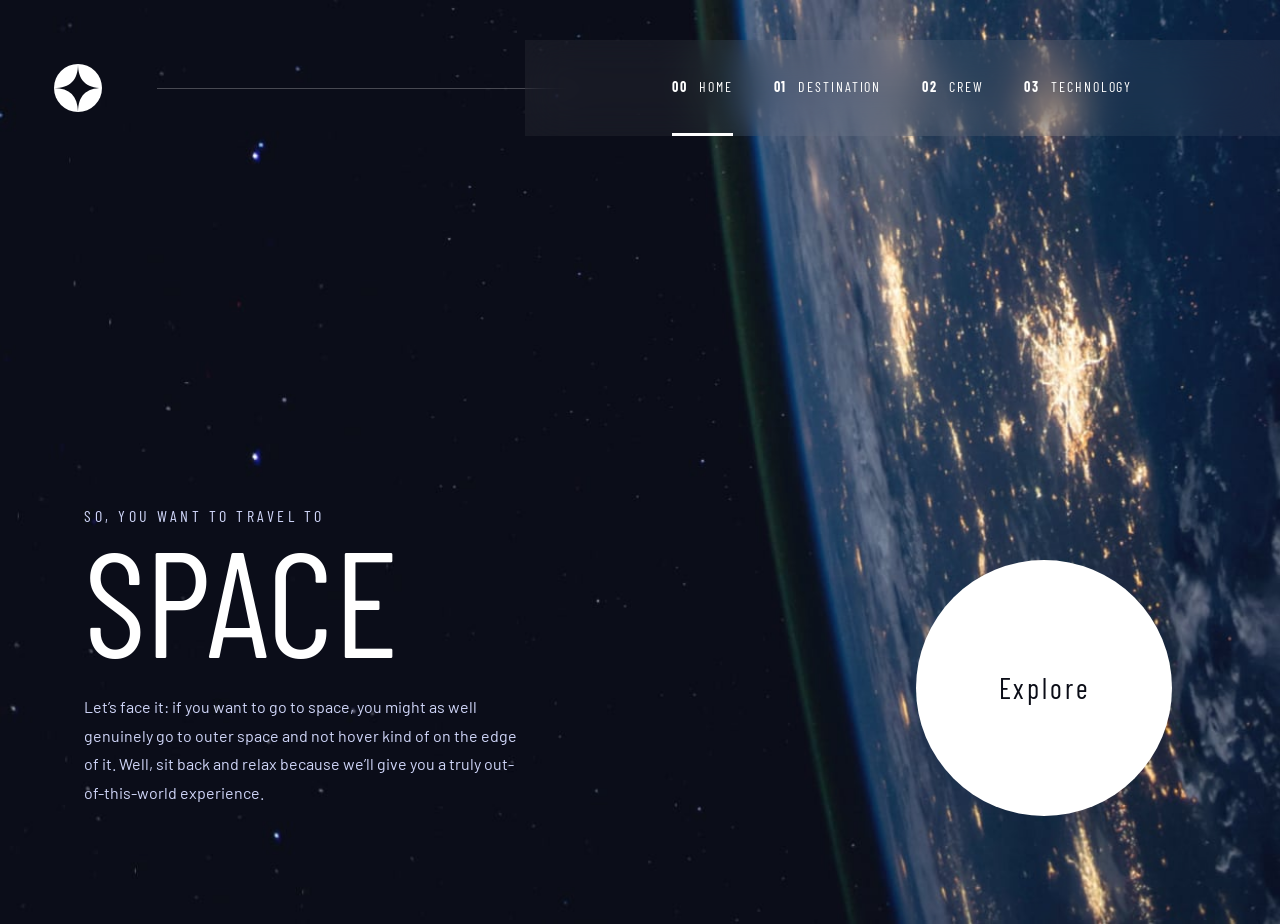
<file: space-tourism-website-main/starter-code/index.html>
<!doctype html>
<html lang="en">
<head>
  <meta charset="UTF-8">
  <meta name="viewport" content="width=device-width, initial-scale=1">
  <meta name="description" content="Discover a new perspective with an out-of-this-world space tourism experience.">
  <link rel="icon" type="image/png" sizes="32x32" href="./assets/favicon-32x32.png">
  <link rel="preconnect" href="https://fonts.googleapis.com">
  <link rel="preconnect" href="https://fonts.gstatic.com" crossorigin>
  <link href="https://fonts.googleapis.com/css2?family=Barlow+Condensed:wght@400;500;600;700&family=Barlow:wght@400;500&display=swap" rel="stylesheet">
  <link rel="stylesheet" href="style.css">
  <title>Space tourism | Explore</title>
</head>
<body data-page="home">
  <div id="app"><p class="load-error">Loading your space tourism experience…</p></div>
  <noscript>This interactive space tourism website needs JavaScript enabled.</noscript>
  <script src="index.js" defer></script>
</body>
</html>
</file>
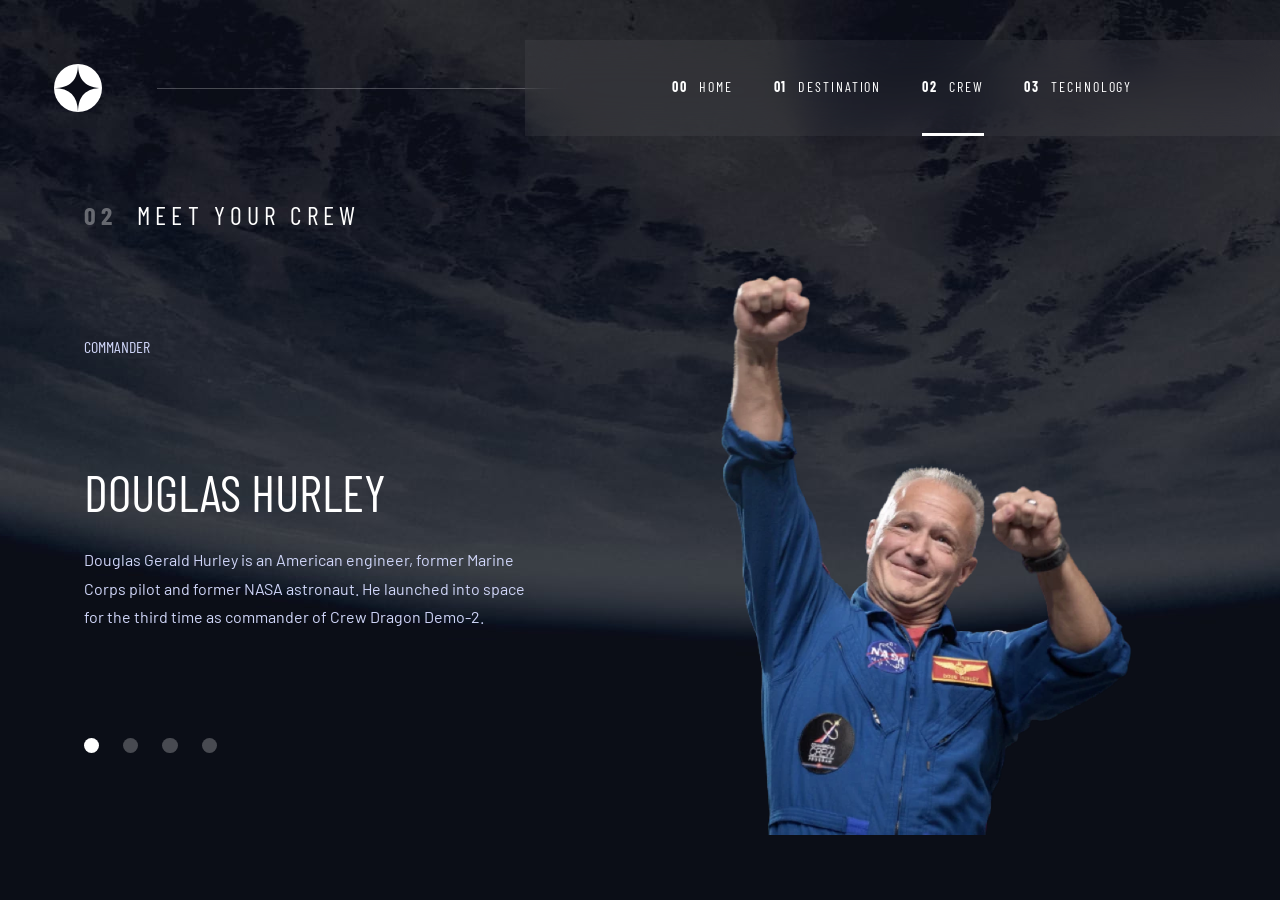
<file: space-tourism-website-main/starter-code/crew-commander.html>
<!doctype html>
<html lang="en">
<head>
  <meta charset="UTF-8">
  <meta name="viewport" content="width=device-width, initial-scale=1">
  <meta name="description" content="Meet Douglas Hurley, commander of the space tourism crew.">
  <link rel="icon" type="image/png" sizes="32x32" href="./assets/favicon-32x32.png">
  <link rel="preconnect" href="https://fonts.googleapis.com">
  <link rel="preconnect" href="https://fonts.gstatic.com" crossorigin>
  <link href="https://fonts.googleapis.com/css2?family=Barlow+Condensed:wght@400;500;600;700&family=Barlow:wght@400;500&display=swap" rel="stylesheet">
  <link rel="stylesheet" href="style.css">
  <title>Douglas Hurley | Space tourism crew</title>
</head>
<body data-page="crew-commander">
  <div id="app"><p class="load-error">Loading crew details…</p></div>
  <noscript>This interactive space tourism website needs JavaScript enabled.</noscript>
  <script src="index.js" defer></script>
</body>
</html>
</file>
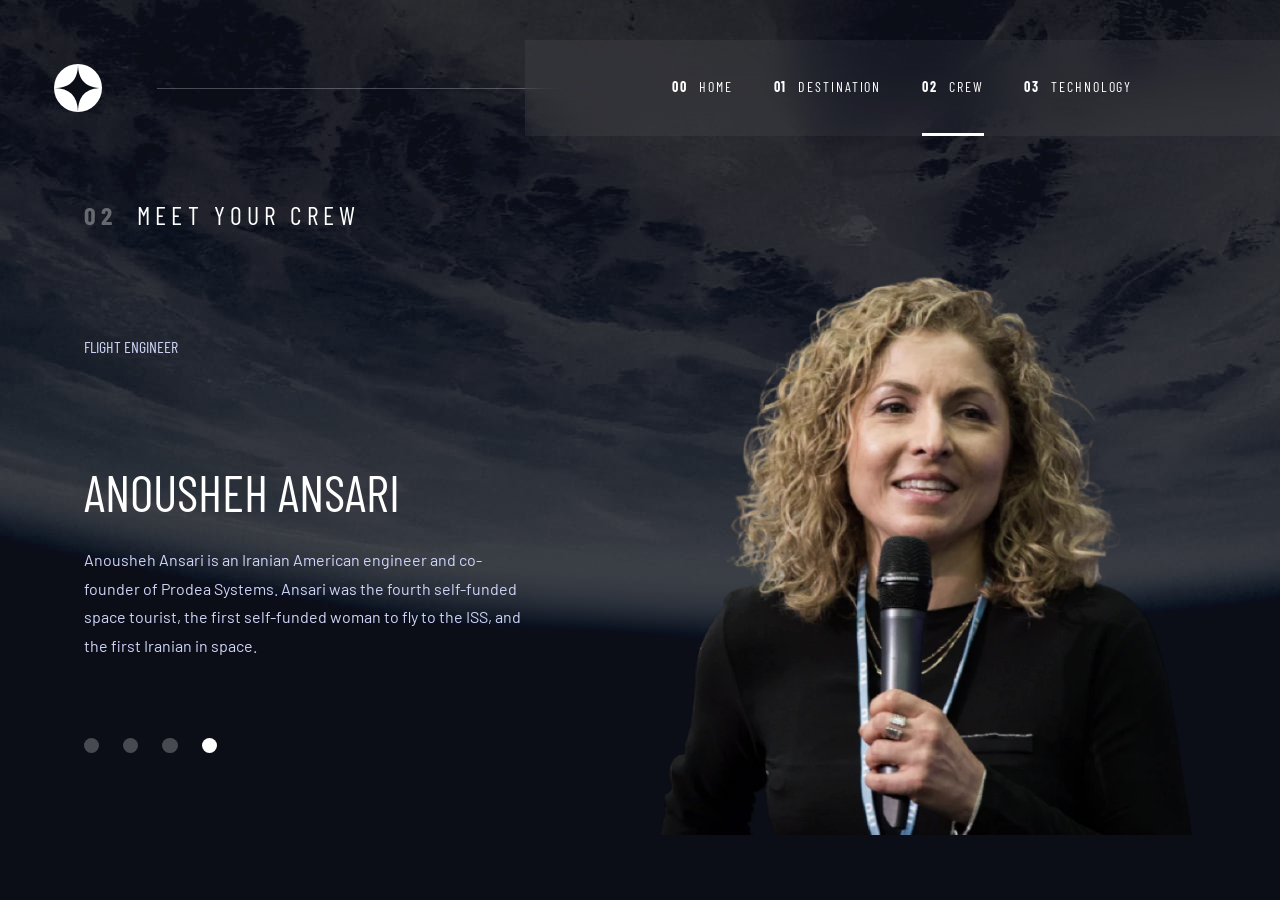
<file: space-tourism-website-main/starter-code/crew-engineer.html>
<!doctype html>
<html lang="en">
<head>
  <meta charset="UTF-8">
  <meta name="viewport" content="width=device-width, initial-scale=1">
  <meta name="description" content="Meet Anousheh Ansari, flight engineer and member of the space tourism crew.">
  <link rel="icon" type="image/png" sizes="32x32" href="./assets/favicon-32x32.png">
  <link rel="preconnect" href="https://fonts.googleapis.com">
  <link rel="preconnect" href="https://fonts.gstatic.com" crossorigin>
  <link href="https://fonts.googleapis.com/css2?family=Barlow+Condensed:wght@400;500;600;700&family=Barlow:wght@400;500&display=swap" rel="stylesheet">
  <link rel="stylesheet" href="style.css">
  <title>Anousheh Ansari | Space tourism crew</title>
</head>
<body data-page="crew-engineer">
  <div id="app"><p class="load-error">Loading crew details…</p></div>
  <noscript>This interactive space tourism website needs JavaScript enabled.</noscript>
  <script src="index.js" defer></script>
</body>
</html>
</file>
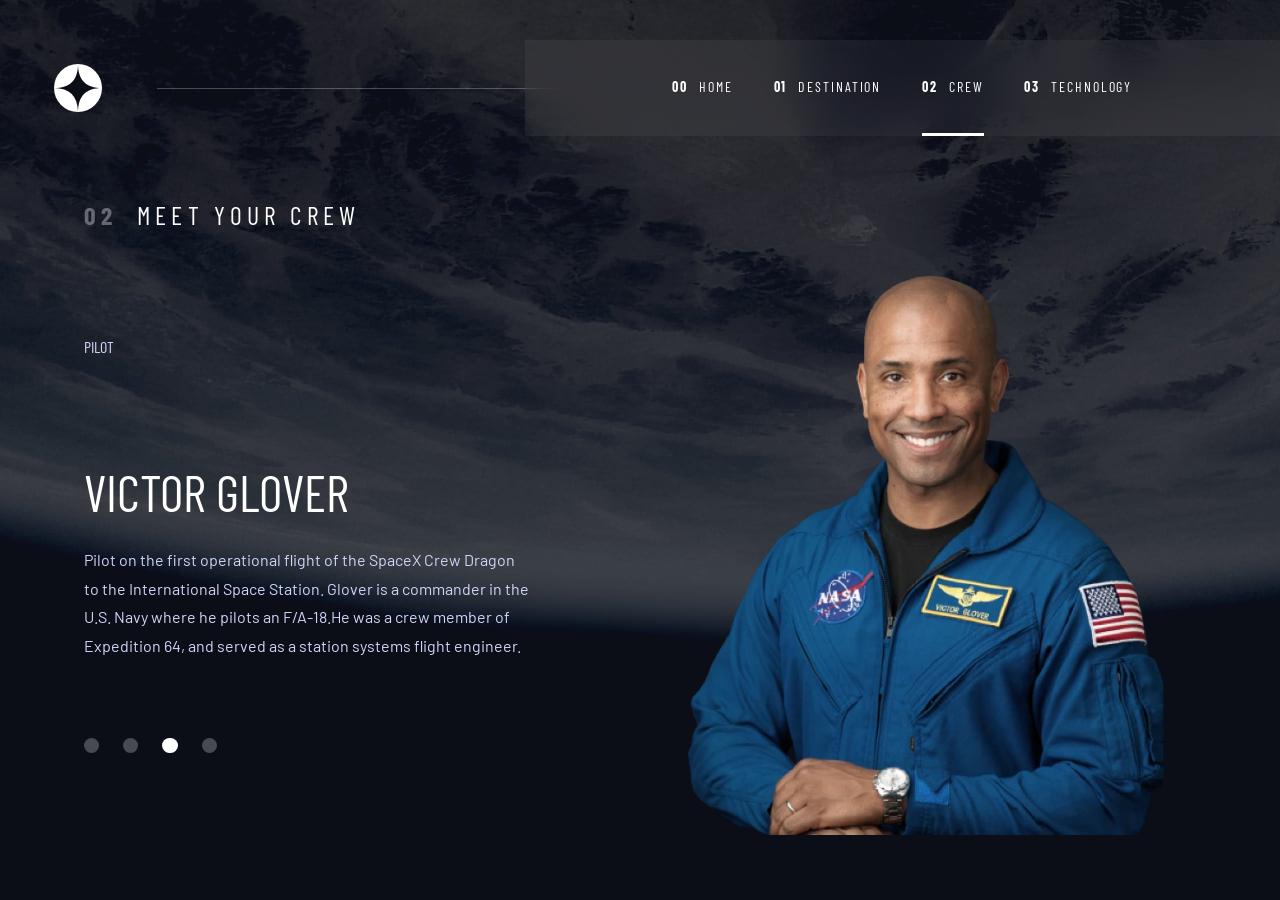
<file: space-tourism-website-main/starter-code/crew-pilot.html>
<!doctype html>
<html lang="en">
<head>
  <meta charset="UTF-8">
  <meta name="viewport" content="width=device-width, initial-scale=1">
  <meta name="description" content="Meet Victor Glover, pilot and member of the space tourism crew.">
  <link rel="icon" type="image/png" sizes="32x32" href="./assets/favicon-32x32.png">
  <link rel="preconnect" href="https://fonts.googleapis.com">
  <link rel="preconnect" href="https://fonts.gstatic.com" crossorigin>
  <link href="https://fonts.googleapis.com/css2?family=Barlow+Condensed:wght@400;500;600;700&family=Barlow:wght@400;500&display=swap" rel="stylesheet">
  <link rel="stylesheet" href="style.css">
  <title>Victor Glover | Space tourism crew</title>
</head>
<body data-page="crew-pilot">
  <div id="app"><p class="load-error">Loading crew details…</p></div>
  <noscript>This interactive space tourism website needs JavaScript enabled.</noscript>
  <script src="index.js" defer></script>
</body>
</html>
</file>
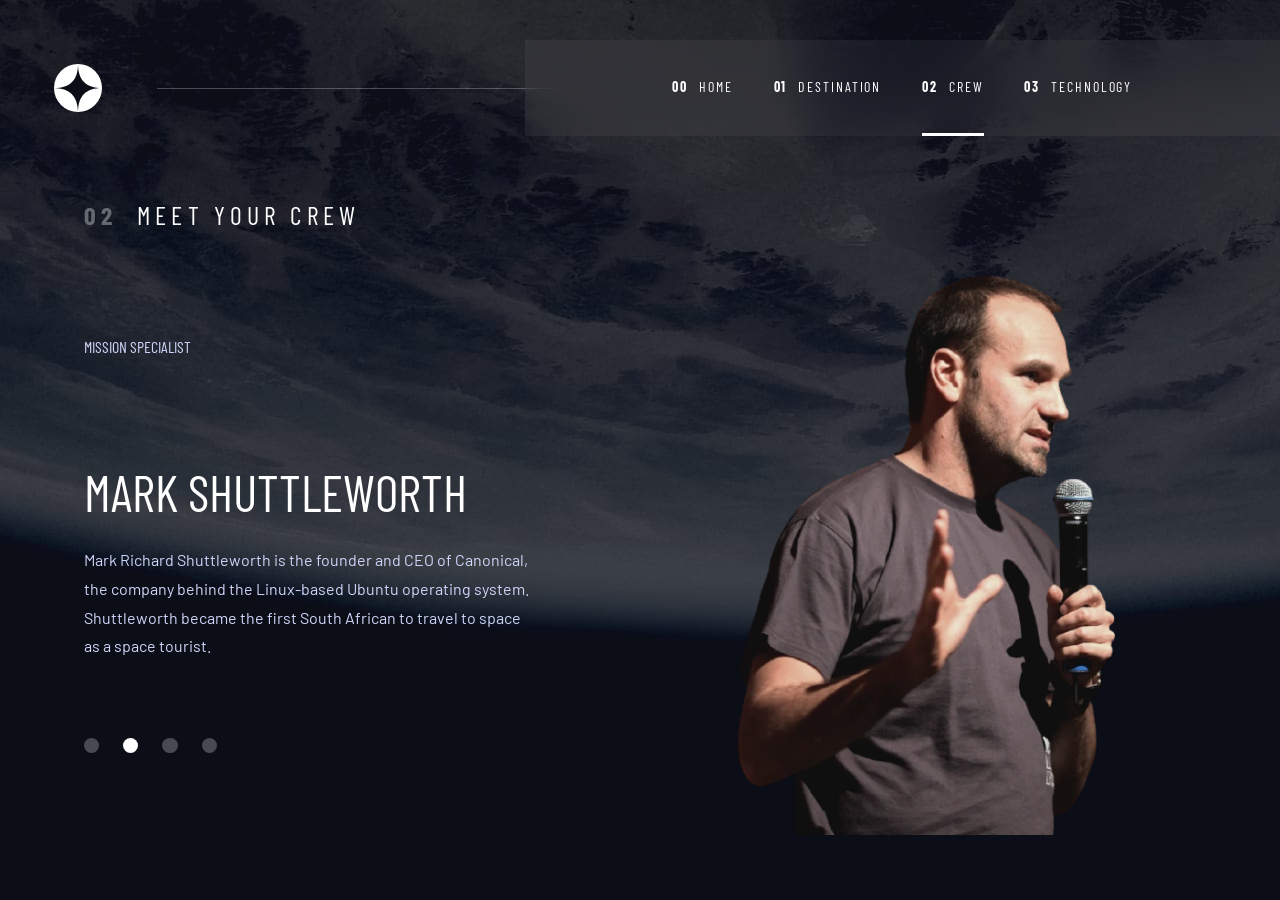
<file: space-tourism-website-main/starter-code/crew-specialist.html>
<!doctype html>
<html lang="en">
<head>
  <meta charset="UTF-8">
  <meta name="viewport" content="width=device-width, initial-scale=1">
  <meta name="description" content="Meet Mark Shuttleworth, mission specialist and member of the space tourism crew.">
  <link rel="icon" type="image/png" sizes="32x32" href="./assets/favicon-32x32.png">
  <link rel="preconnect" href="https://fonts.googleapis.com">
  <link rel="preconnect" href="https://fonts.gstatic.com" crossorigin>
  <link href="https://fonts.googleapis.com/css2?family=Barlow+Condensed:wght@400;500;600;700&family=Barlow:wght@400;500&display=swap" rel="stylesheet">
  <link rel="stylesheet" href="style.css">
  <title>Mark Shuttleworth | Space tourism crew</title>
</head>
<body data-page="crew-specialist">
  <div id="app"><p class="load-error">Loading crew details…</p></div>
  <noscript>This interactive space tourism website needs JavaScript enabled.</noscript>
  <script src="index.js" defer></script>
</body>
</html>
</file>
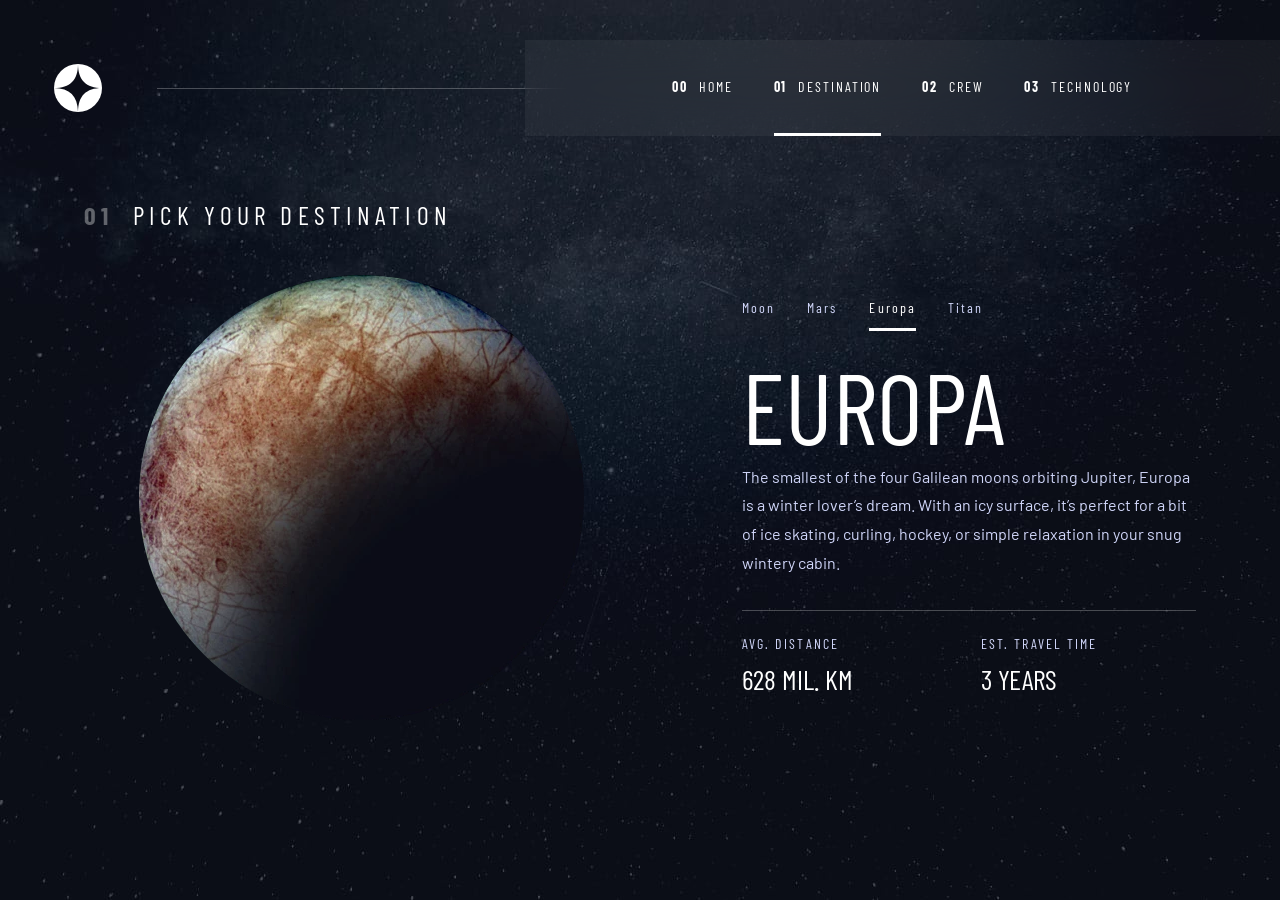
<file: space-tourism-website-main/starter-code/destination-europa.html>
<!doctype html>
<html lang="en">
<head>
  <meta charset="UTF-8">
  <meta name="viewport" content="width=device-width, initial-scale=1">
  <meta name="description" content="Explore Europa: discover the distance, travel time, and sights on your next space trip.">
  <link rel="icon" type="image/png" sizes="32x32" href="./assets/favicon-32x32.png">
  <link rel="preconnect" href="https://fonts.googleapis.com">
  <link rel="preconnect" href="https://fonts.gstatic.com" crossorigin>
  <link href="https://fonts.googleapis.com/css2?family=Barlow+Condensed:wght@400;500;600;700&family=Barlow:wght@400;500&display=swap" rel="stylesheet">
  <link rel="stylesheet" href="style.css">
  <title>Europa | Space tourism</title>
</head>
<body data-page="destination-europa">
  <div id="app"><p class="load-error">Loading destination details…</p></div>
  <noscript>This interactive space tourism website needs JavaScript enabled.</noscript>
  <script src="index.js" defer></script>
</body>
</html>
</file>
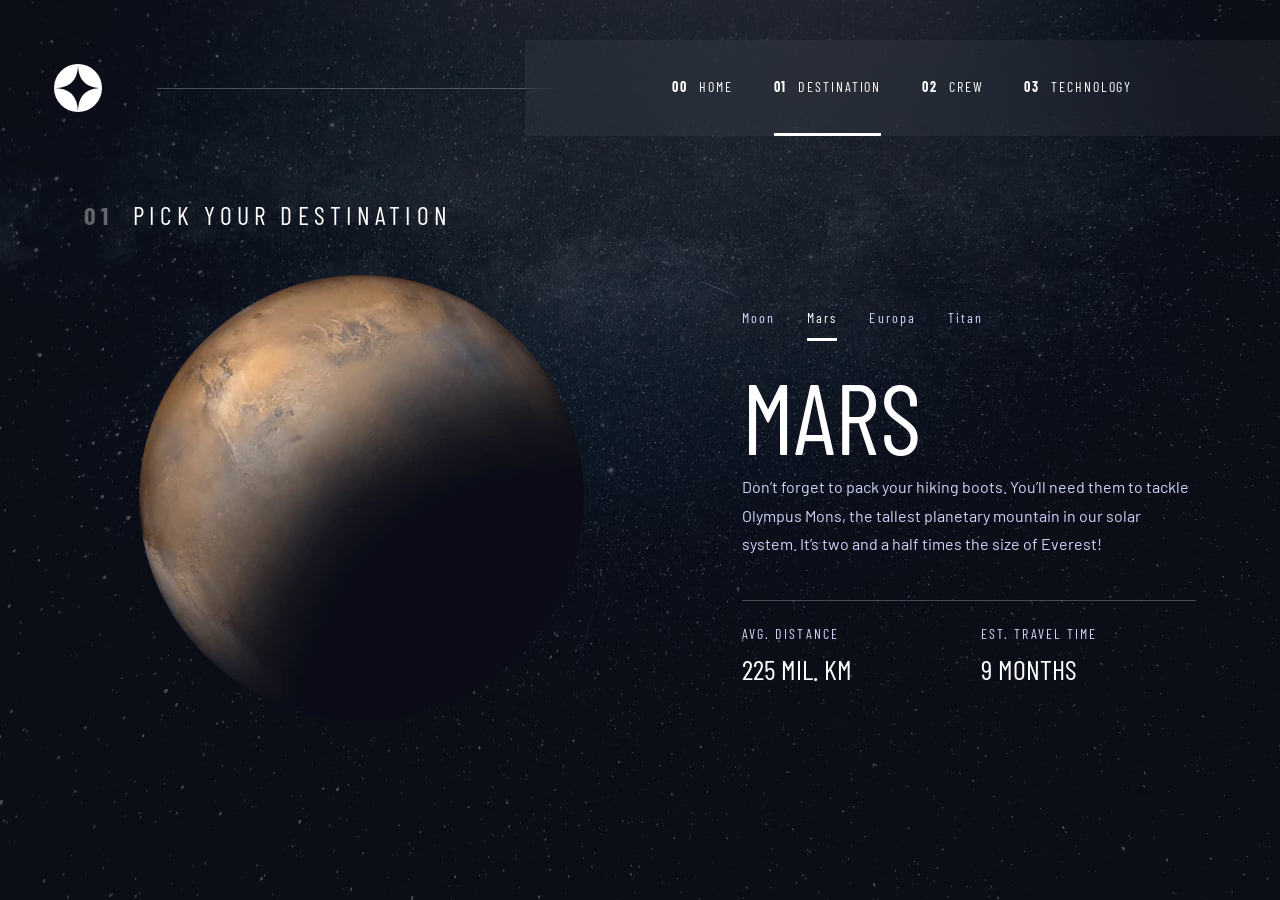
<file: space-tourism-website-main/starter-code/destination-mars.html>
<!doctype html>
<html lang="en">
<head>
  <meta charset="UTF-8">
  <meta name="viewport" content="width=device-width, initial-scale=1">
  <meta name="description" content="Explore Mars: discover the distance, travel time, and sights on your next space trip.">
  <link rel="icon" type="image/png" sizes="32x32" href="./assets/favicon-32x32.png">
  <link rel="preconnect" href="https://fonts.googleapis.com">
  <link rel="preconnect" href="https://fonts.gstatic.com" crossorigin>
  <link href="https://fonts.googleapis.com/css2?family=Barlow+Condensed:wght@400;500;600;700&family=Barlow:wght@400;500&display=swap" rel="stylesheet">
  <link rel="stylesheet" href="style.css">
  <title>Mars | Space tourism</title>
</head>
<body data-page="destination-mars">
  <div id="app"><p class="load-error">Loading destination details…</p></div>
  <noscript>This interactive space tourism website needs JavaScript enabled.</noscript>
  <script src="index.js" defer></script>
</body>
</html>
</file>
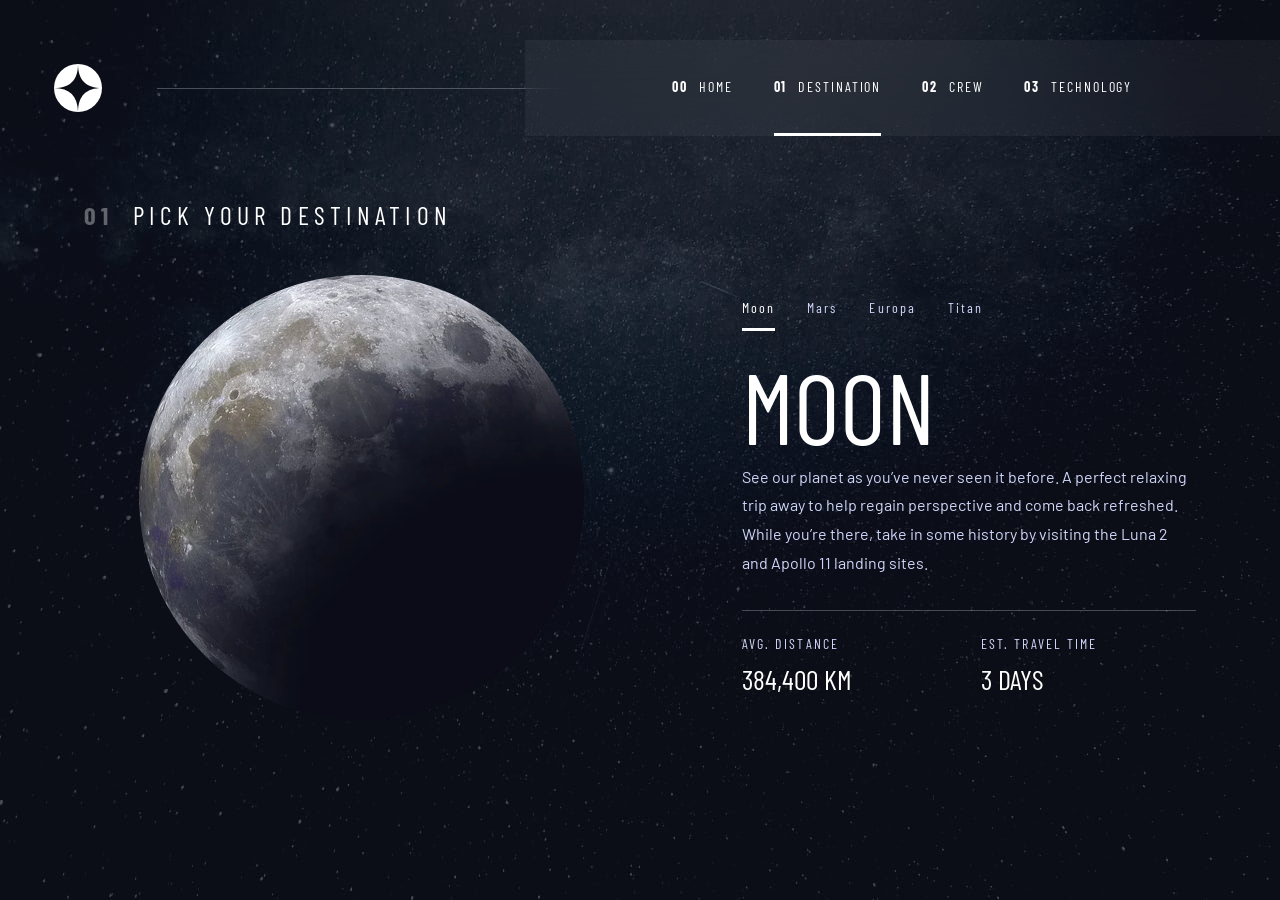
<file: space-tourism-website-main/starter-code/destination-moon.html>
<!doctype html>
<html lang="en">
<head>
  <meta charset="UTF-8">
  <meta name="viewport" content="width=device-width, initial-scale=1">
  <meta name="description" content="Explore the Moon: discover the distance, travel time, and sights on your next space trip.">
  <link rel="icon" type="image/png" sizes="32x32" href="./assets/favicon-32x32.png">
  <link rel="preconnect" href="https://fonts.googleapis.com">
  <link rel="preconnect" href="https://fonts.gstatic.com" crossorigin>
  <link href="https://fonts.googleapis.com/css2?family=Barlow+Condensed:wght@400;500;600;700&family=Barlow:wght@400;500&display=swap" rel="stylesheet">
  <link rel="stylesheet" href="style.css">
  <title>Moon | Space tourism</title>
</head>
<body data-page="destination-moon">
  <div id="app"><p class="load-error">Loading destination details…</p></div>
  <noscript>This interactive space tourism website needs JavaScript enabled.</noscript>
  <script src="index.js" defer></script>
</body>
</html>
</file>
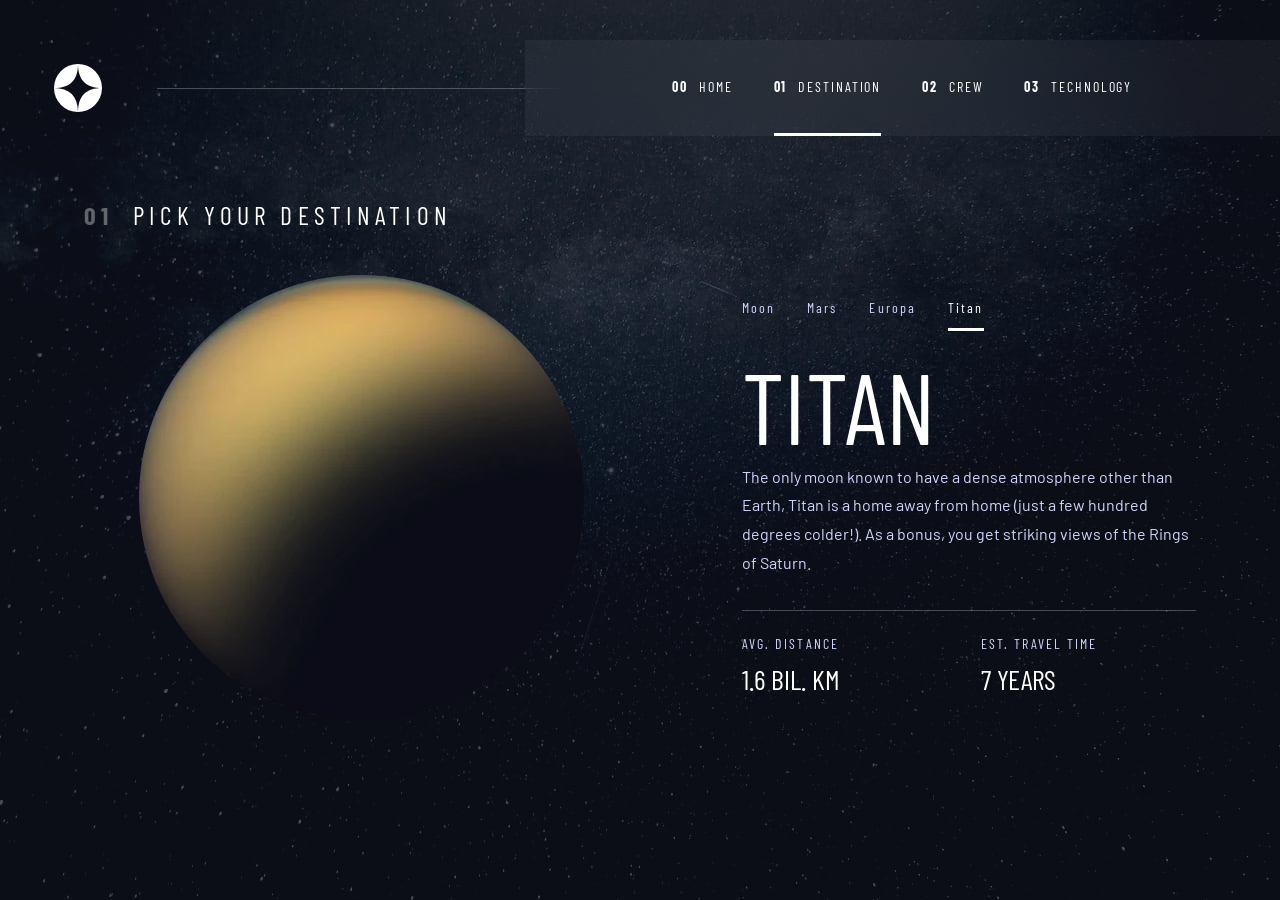
<file: space-tourism-website-main/starter-code/destination-titan.html>
<!doctype html>
<html lang="en">
<head>
  <meta charset="UTF-8">
  <meta name="viewport" content="width=device-width, initial-scale=1">
  <meta name="description" content="Explore Titan: discover the distance, travel time, and sights on your next space trip.">
  <link rel="icon" type="image/png" sizes="32x32" href="./assets/favicon-32x32.png">
  <link rel="preconnect" href="https://fonts.googleapis.com">
  <link rel="preconnect" href="https://fonts.gstatic.com" crossorigin>
  <link href="https://fonts.googleapis.com/css2?family=Barlow+Condensed:wght@400;500;600;700&family=Barlow:wght@400;500&display=swap" rel="stylesheet">
  <link rel="stylesheet" href="style.css">
  <title>Titan | Space tourism</title>
</head>
<body data-page="destination-titan">
  <div id="app"><p class="load-error">Loading destination details…</p></div>
  <noscript>This interactive space tourism website needs JavaScript enabled.</noscript>
  <script src="index.js" defer></script>
</body>
</html>
</file>
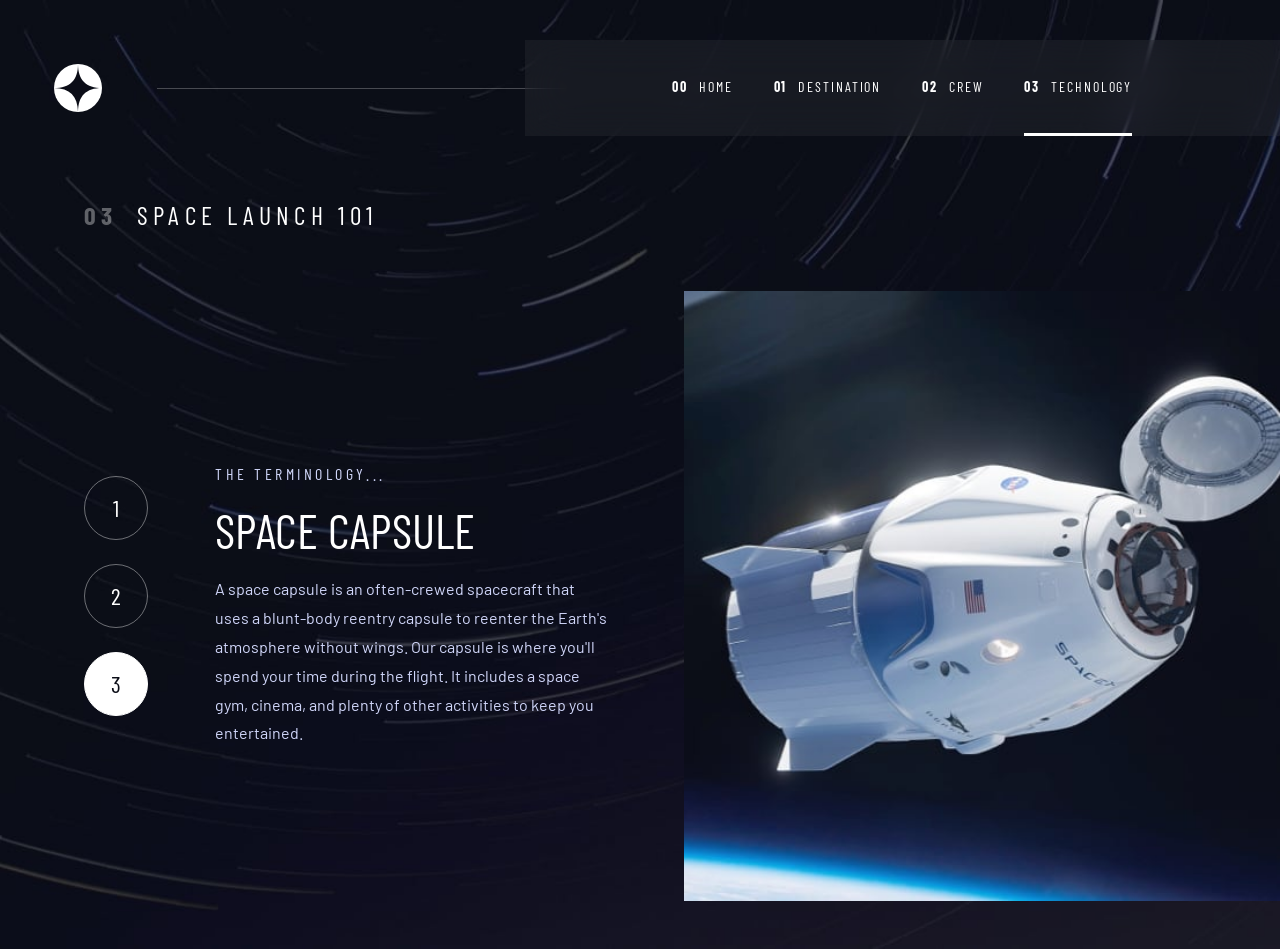
<file: space-tourism-website-main/starter-code/technology-capsule.html>
<!doctype html>
<html lang="en">
<head>
  <meta charset="UTF-8">
  <meta name="viewport" content="width=device-width, initial-scale=1">
  <meta name="description" content="Learn about the space capsule used to travel beyond Earth's atmosphere.">
  <link rel="icon" type="image/png" sizes="32x32" href="./assets/favicon-32x32.png">
  <link rel="preconnect" href="https://fonts.googleapis.com">
  <link rel="preconnect" href="https://fonts.gstatic.com" crossorigin>
  <link href="https://fonts.googleapis.com/css2?family=Barlow+Condensed:wght@400;500;600;700&family=Barlow:wght@400;500&display=swap" rel="stylesheet">
  <link rel="stylesheet" href="style.css">
  <title>Space capsule | Space tourism technology</title>
</head>
<body data-page="technology-capsule">
  <div id="app"><p class="load-error">Loading technology details…</p></div>
  <noscript>This interactive space tourism website needs JavaScript enabled.</noscript>
  <script src="index.js" defer></script>
</body>
</html>
</file>
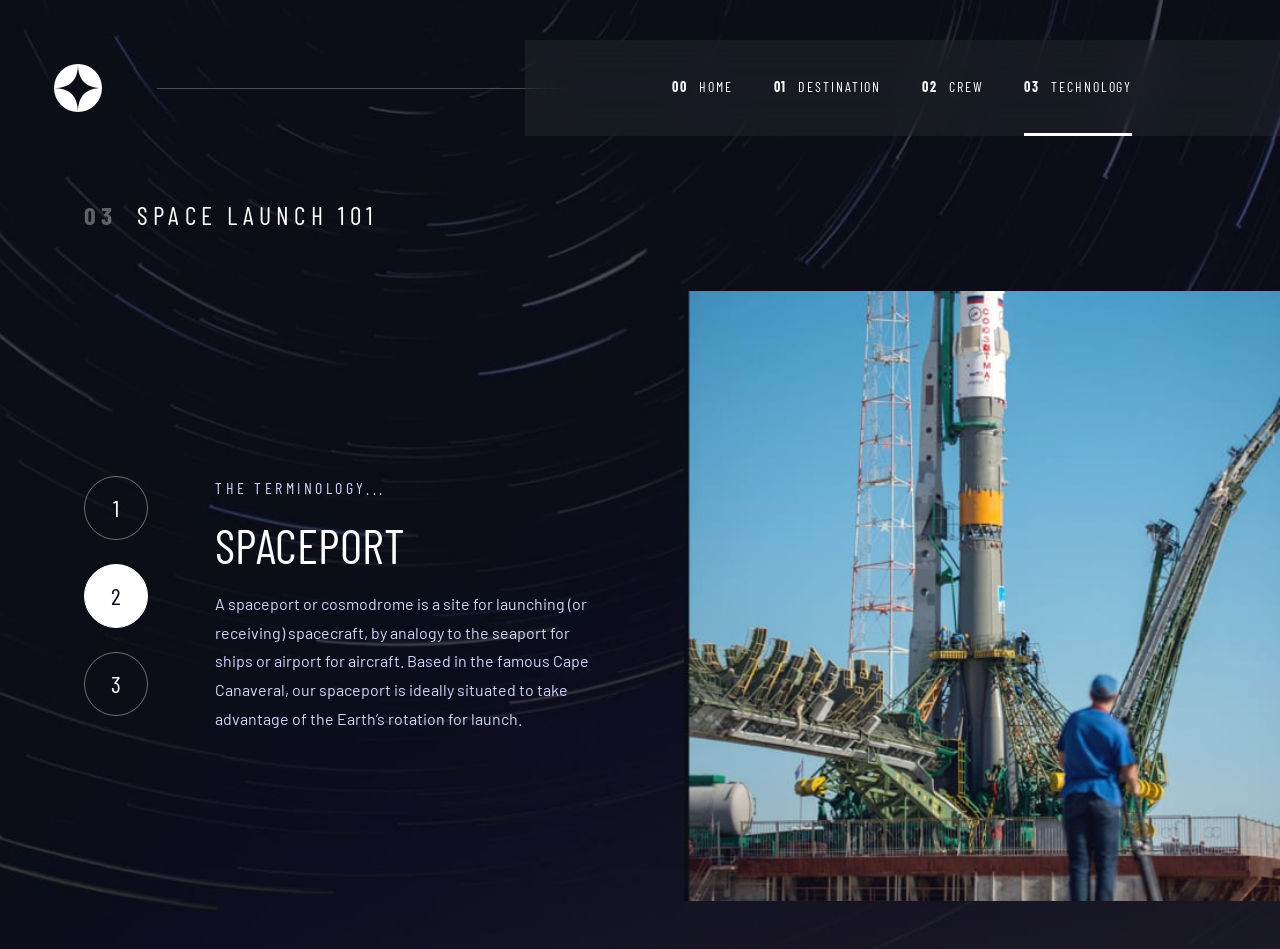
<file: space-tourism-website-main/starter-code/technology-spaceport.html>
<!doctype html>
<html lang="en">
<head>
  <meta charset="UTF-8">
  <meta name="viewport" content="width=device-width, initial-scale=1">
  <meta name="description" content="Learn about the spaceport used to launch the space tourism mission.">
  <link rel="icon" type="image/png" sizes="32x32" href="./assets/favicon-32x32.png">
  <link rel="preconnect" href="https://fonts.googleapis.com">
  <link rel="preconnect" href="https://fonts.gstatic.com" crossorigin>
  <link href="https://fonts.googleapis.com/css2?family=Barlow+Condensed:wght@400;500;600;700&family=Barlow:wght@400;500&display=swap" rel="stylesheet">
  <link rel="stylesheet" href="style.css">
  <title>Spaceport | Space tourism technology</title>
</head>
<body data-page="technology-spaceport">
  <div id="app"><p class="load-error">Loading technology details…</p></div>
  <noscript>This interactive space tourism website needs JavaScript enabled.</noscript>
  <script src="index.js" defer></script>
</body>
</html>
</file>
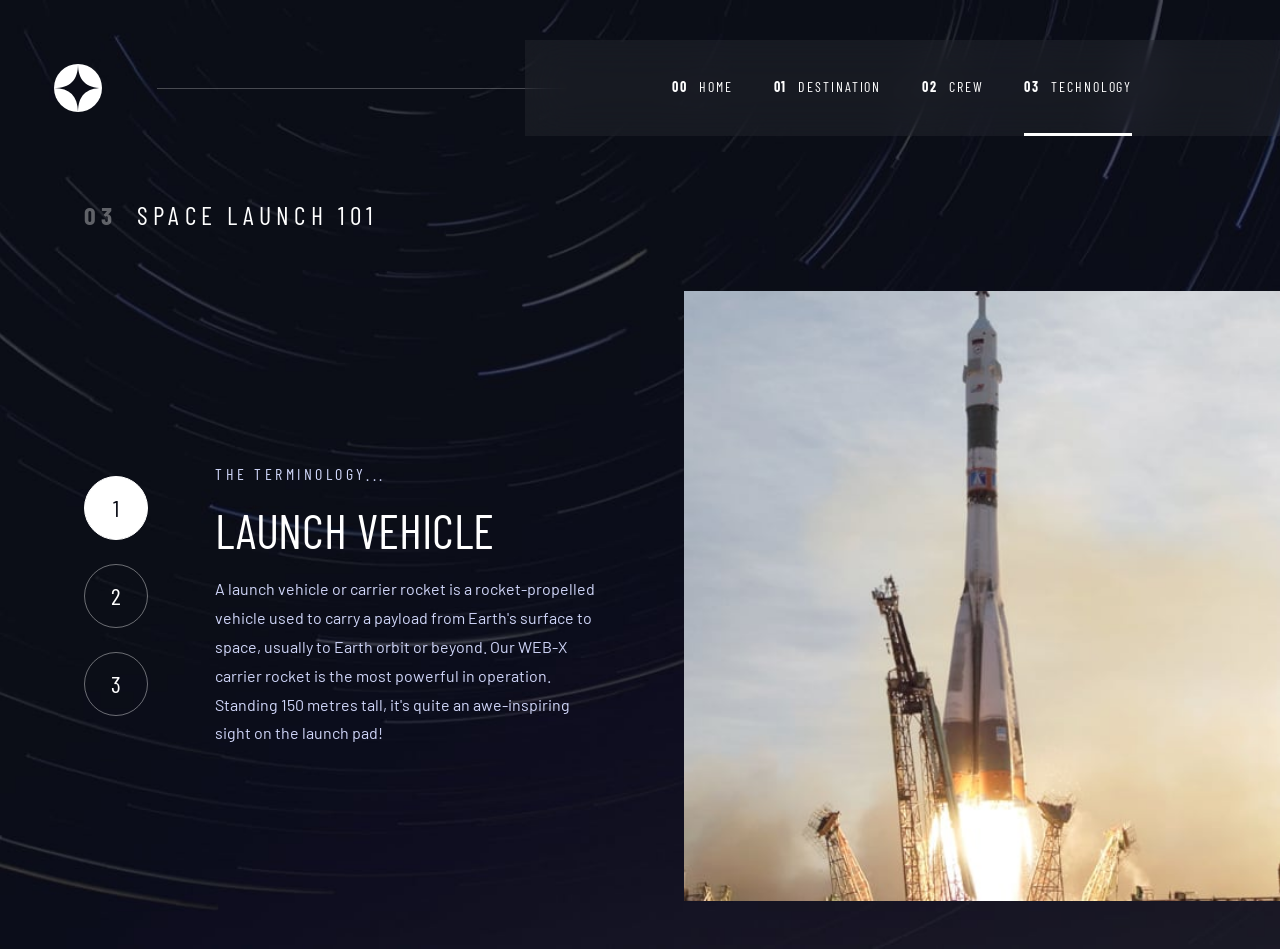
<file: space-tourism-website-main/starter-code/technology-vehicle.html>
<!doctype html>
<html lang="en">
<head>
  <meta charset="UTF-8">
  <meta name="viewport" content="width=device-width, initial-scale=1">
  <meta name="description" content="Learn about the launch vehicle used to travel into space.">
  <link rel="icon" type="image/png" sizes="32x32" href="./assets/favicon-32x32.png">
  <link rel="preconnect" href="https://fonts.googleapis.com">
  <link rel="preconnect" href="https://fonts.gstatic.com" crossorigin>
  <link href="https://fonts.googleapis.com/css2?family=Barlow+Condensed:wght@400;500;600;700&family=Barlow:wght@400;500&display=swap" rel="stylesheet">
  <link rel="stylesheet" href="style.css">
  <title>Launch vehicle | Space tourism technology</title>
</head>
<body data-page="technology-vehicle">
  <div id="app"><p class="load-error">Loading technology details…</p></div>
  <noscript>This interactive space tourism website needs JavaScript enabled.</noscript>
  <script src="index.js" defer></script>
</body>
</html>
</file>
<file: space-tourism-website-main/starter-code/style.css>
:root {
  color-scheme: dark;
  --color-white: #fff;
  --color-muted: #d0d6f9;
  --color-line: rgb(255 255 255 / 25%);
  --font-display: "Barlow Condensed", "Arial Narrow", sans-serif;
  --font-body: "Barlow", Arial, sans-serif;
}

* {
  box-sizing: border-box;
}

html {
  min-width: 320px;
  background: #070b18;
}

body {
  min-width: 320px;
  min-height: 100vh;
  margin: 0;
  overflow-x: hidden;
  color: var(--color-white);
  background-color: #070b18;
  background-position: center;
  background-size: cover;
  font-family: var(--font-body);
}

body[data-page="home"] {
  background-image: url("./assets/home/background-home-desktop.jpg");
}

body[data-page^="destination"] {
  background-image: url("./assets/destination/background-destination-desktop.jpg");
}

body[data-page^="crew"] {
  background-image: url("./assets/crew/background-crew-desktop.jpg");
}

body[data-page^="technology"] {
  background-image: url("./assets/technology/background-technology-desktop.jpg");
}

a {
  color: inherit;
}

button,
a {
  -webkit-tap-highlight-color: transparent;
}

button:focus-visible,
a:focus-visible {
  outline: 2px solid var(--color-white);
  outline-offset: 5px;
}

.site-header {
  position: relative;
  z-index: 5;
  display: flex;
  align-items: center;
  justify-content: space-between;
  padding: 2.5rem 0 0 3.4rem;
}

.brand {
  position: relative;
  display: inline-flex;
  flex: 0 0 auto;
  align-items: center;
}

.brand::after {
  position: absolute;
  z-index: -1;
  top: 50%;
  left: calc(100% + 3.4rem);
  width: min(32vw, 30rem);
  height: 1px;
  content: "";
  background: var(--color-line);
}

.brand img {
  display: block;
  width: 3rem;
  height: 3rem;
}

.primary-navigation {
  display: flex;
  justify-content: center;
  gap: clamp(1.5rem, 3.2vw, 3.2rem);
  min-width: min(59vw, 51rem);
  padding: 0 3rem;
  background: rgb(255 255 255 / 5%);
  backdrop-filter: blur(1.25rem);
  -webkit-backdrop-filter: blur(1.25rem);
}

.primary-navigation a {
  position: relative;
  display: flex;
  min-height: 6rem;
  align-items: center;
  gap: 0.65rem;
  border-bottom: 3px solid transparent;
  color: var(--color-white);
  font-family: var(--font-display);
  font-size: 0.875rem;
  letter-spacing: 0.14em;
  text-decoration: none;
  transition: border-color 180ms ease, color 180ms ease;
}

.primary-navigation a:hover {
  border-bottom-color: rgb(255 255 255 / 50%);
}

.primary-navigation a[aria-current="page"] {
  border-bottom-color: var(--color-white);
}

.primary-navigation a span {
  font-weight: 700;
}

.menu-toggle {
  display: none;
}

.page-main {
  width: min(100% - 3rem, 69.5rem);
  margin: 0 auto;
}

.page-heading {
  margin: clamp(2.5rem, 7vh, 5rem) 0 clamp(2rem, 5vh, 3.5rem);
  font-family: var(--font-display);
  font-size: clamp(1.25rem, 2vw, 1.75rem);
  font-weight: 400;
  letter-spacing: 0.2em;
  text-transform: uppercase;
  animation: rise-in 700ms both;
}

.page-heading span {
  margin-right: 1.25rem;
  color: rgb(255 255 255 / 35%);
  font-weight: 700;
}

.home-main {
  display: grid;
  min-height: calc(100vh - 7rem);
  grid-template-columns: minmax(0, 1fr) minmax(15rem, 1fr);
  align-items: end;
  gap: 3rem;
  padding-bottom: clamp(4rem, 12vh, 7.5rem);
}

.home-copy {
  max-width: 30rem;
  padding-bottom: 0.5rem;
  animation: slide-in 800ms 100ms both;
}

.eyebrow {
  margin: 0 0 1.5rem;
  color: var(--color-muted);
  font-family: var(--font-display);
  font-size: clamp(1.125rem, 2.4vw, 1.75rem);
  letter-spacing: 0.22em;
  text-transform: uppercase;
}

.home-copy h1 {
  margin: 0;
  font-family: var(--font-display);
  font-size: clamp(6rem, 13vw, 9.375rem);
  font-weight: 400;
  line-height: 0.9;
  text-transform: uppercase;
}

.home-copy p,
.destination-copy > p,
.crew-copy > p,
.technology-copy > p {
  color: var(--color-muted);
  font-size: 1rem;
  line-height: 1.8;
}

.home-copy p {
  max-width: 28rem;
  margin: 1.7rem 0 0;
}

.explore-link {
  display: grid;
  width: clamp(10rem, 20vw, 17rem);
  aspect-ratio: 1;
  place-items: center;
  justify-self: end;
  margin: 0 1.5rem 0 0;
  border-radius: 50%;
  color: #0b0d17;
  background: var(--color-white);
  font-family: var(--font-display);
  font-size: clamp(1.25rem, 2.2vw, 2rem);
  letter-spacing: 0.1em;
  text-decoration: none;
  transition: box-shadow 250ms ease, transform 250ms ease;
  animation: rise-in 900ms 250ms both;
}

.explore-link:hover {
  box-shadow: 0 0 0 3rem rgb(255 255 255 / 12%);
  transform: scale(1.02);
}

.destination-layout {
  display: grid;
  grid-template-columns: 1.1fr 0.9fr;
  align-items: center;
  gap: clamp(3rem, 8vw, 7.5rem);
  padding-bottom: 3rem;
}

.destination-art {
  display: grid;
  min-height: 27rem;
  place-items: center;
  animation: rise-in 850ms 100ms both;
}

.destination-art img {
  display: block;
  width: min(100%, 27.8rem);
  aspect-ratio: 1;
  object-fit: contain;
  animation: celestial-turn 1s linear infinite;
}

.destination-copy {
  animation: slide-in 800ms 150ms both;
}

.destination-tabs {
  display: flex;
  flex-wrap: wrap;
  gap: 2rem;
  border: 0;
}

.destination-tabs a {
  padding: 0 0 0.75rem;
  border-bottom: 3px solid transparent;
  color: var(--color-muted);
  font-family: var(--font-display);
  font-size: 0.875rem;
  letter-spacing: 0.15em;
  text-decoration: none;
  transition: border-color 180ms ease, color 180ms ease;
}

.destination-tabs a:hover {
  border-bottom-color: rgb(255 255 255 / 50%);
  color: var(--color-white);
}

.destination-tabs a[aria-current="page"] {
  border-bottom-color: var(--color-white);
  color: var(--color-white);
}

.destination-copy h2 {
  margin: 1.5rem 0 0.5rem;
  font-family: var(--font-display);
  font-size: clamp(4.5rem, 8vw, 6.25rem);
  font-weight: 400;
  line-height: 1;
  text-transform: uppercase;
}

.destination-copy > p {
  min-height: 8rem;
  margin: 0;
  padding-bottom: 2rem;
  border-bottom: 1px solid var(--color-line);
}

.destination-stats {
  display: grid;
  grid-template-columns: 1fr 1fr;
  gap: 1.5rem;
  margin: 1.5rem 0 0;
}

.destination-stats div {
  display: grid;
  gap: 0.65rem;
}

.destination-stats dt {
  color: var(--color-muted);
  font-family: var(--font-display);
  font-size: 0.875rem;
  letter-spacing: 0.15em;
  text-transform: uppercase;
}

.destination-stats dd {
  margin: 0;
  font-family: var(--font-display);
  font-size: 1.75rem;
  text-transform: uppercase;
}

.crew-layout {
  display: grid;
  min-height: 34rem;
  grid-template-columns: 1fr 1fr;
  align-items: center;
  gap: 2rem;
}

.crew-copy {
  align-self: center;
  padding: 0 0 3rem;
  animation: slide-in 800ms 100ms both;
}

.crew-role {
  margin: 0 0 0.75rem;
  color: rgb(255 255 255 / 55%);
  font-family: var(--font-display);
  font-size: clamp(1.35rem, 2.4vw, 2rem);
  text-transform: uppercase;
}

.crew-copy h2 {
  margin: 0;
  font-family: var(--font-display);
  font-size: clamp(2.2rem, 4vw, 3.5rem);
  font-weight: 400;
  text-transform: uppercase;
}

.crew-copy > p {
  max-width: 28rem;
  min-height: 8rem;
  margin: 1.5rem 0 0;
}

.crew-tabs {
  display: flex;
  gap: 1.5rem;
  margin-top: 4rem;
}

.crew-tabs a {
  width: 0.95rem;
  height: 0.95rem;
  border-radius: 50%;
  background: rgb(255 255 255 / 25%);
  transition: background-color 180ms ease, transform 180ms ease;
}

.crew-tabs a:hover {
  background: rgb(255 255 255 / 60%);
  transform: scale(1.12);
}

.crew-tabs a[aria-current="page"] {
  background: var(--color-white);
}

.crew-art {
  display: flex;
  height: 100%;
  align-items: end;
  justify-content: center;
  animation: rise-in 900ms 180ms both;
}

.crew-art img {
  display: block;
  max-width: 100%;
  max-height: 35rem;
  object-fit: contain;
  object-position: bottom;
  animation: gentle-float 6s ease-in-out infinite;
}

.technology-layout {
  display: grid;
  grid-template-columns: minmax(0, 1fr) minmax(20rem, 32rem);
  align-items: center;
  gap: clamp(2.5rem, 6vw, 5rem);
  padding: 1rem 0 3rem;
}

.technology-story {
  display: grid;
  grid-template-columns: 5rem minmax(0, 1fr);
  align-items: center;
  gap: clamp(1.5rem, 4vw, 3.5rem);
}

.technology-tabs {
  display: grid;
  gap: 1.5rem;
}

.technology-tabs a {
  display: grid;
  width: 4rem;
  aspect-ratio: 1;
  place-items: center;
  border: 1px solid rgb(255 255 255 / 40%);
  border-radius: 50%;
  font-family: var(--font-display);
  font-size: 1.5rem;
  text-decoration: none;
  transition: color 180ms ease, background-color 180ms ease, border-color 180ms ease;
}

.technology-tabs a:hover {
  border-color: var(--color-white);
}

.technology-tabs a[aria-current="page"] {
  border-color: var(--color-white);
  color: #0b0d17;
  background: var(--color-white);
}

.technology-copy {
  animation: slide-in 800ms 100ms both;
}

.technology-copy .eyebrow {
  margin-bottom: 0.75rem;
  font-size: 1rem;
}

.technology-copy h2 {
  margin: 0;
  font-family: var(--font-display);
  font-size: clamp(2rem, 3.8vw, 3.5rem);
  font-weight: 400;
  text-transform: uppercase;
}

.technology-copy > p {
  max-width: 28rem;
  margin: 1rem 0 0;
}

.technology-art {
  display: block;
  width: calc(100% + max(0px, (100vw - 69.5rem) / 2));
  animation: slide-in 800ms 180ms both;
}

.technology-art img {
  display: block;
  width: 100%;
  height: auto;
}

.load-error {
  width: min(90%, 40rem);
  margin: 4rem auto;
  color: var(--color-muted);
  line-height: 1.6;
}

@keyframes rise-in {
  from {
    opacity: 0;
    transform: translateY(1.5rem);
  }

  to {
    opacity: 1;
    transform: translateY(0);
  }
}

@keyframes slide-in {
  from {
    opacity: 0;
    transform: translateX(-1.5rem);
  }

  to {
    opacity: 1;
    transform: translateX(0);
  }
}

@keyframes celestial-turn {
  to {
    transform: rotate(360deg);
  }
}

@keyframes gentle-float {
  0%,
  100% {
    transform: translateY(0);
  }

  50% {
    transform: translateY(-0.65rem);
  }
}

@media (min-width: 1441px) {
  .site-header {
    padding-left: max(3.4rem, calc((100vw - 1440px) / 2));
  }
}

@media (max-width: 1000px) {
  body[data-page="home"] {
    background-image: url("./assets/home/background-home-tablet.jpg");
  }

  body[data-page^="destination"] {
    background-image: url("./assets/destination/background-destination-tablet.jpg");
  }

  body[data-page^="crew"] {
    background-image: url("./assets/crew/background-crew-tablet.jpg");
  }

  body[data-page^="technology"] {
    background-image: url("./assets/technology/background-technology-tablet.jpg");
  }

  .site-header {
    padding: 0 0 0 2.5rem;
  }

  .brand::after {
    display: none;
  }

  .primary-navigation {
    min-width: auto;
    gap: clamp(1.25rem, 3vw, 2rem);
    padding: 0 2.5rem;
  }

  .primary-navigation a {
    min-height: 6rem;
  }

  .primary-navigation a span {
    display: none;
  }

  .page-main {
    width: min(100% - 5rem, 58rem);
  }

  .home-main {
    min-height: calc(100vh - 6rem);
    grid-template-columns: 1fr 1fr;
    align-items: center;
    padding-bottom: 2rem;
  }

  .home-copy {
    align-self: center;
  }

  .home-copy p {
    font-size: 0.95rem;
  }

  .destination-layout {
    grid-template-columns: 1fr;
    gap: 2rem;
    text-align: center;
  }

  .page-heading {
    margin: 3rem 0;
  }

  .destination-art {
    min-height: 0;
  }

  .destination-art img {
    width: min(55vw, 18.75rem);
  }

  .destination-copy {
    width: min(100%, 35rem);
    margin: 0 auto;
  }

  .destination-tabs {
    justify-content: center;
  }

  .destination-copy > p {
    min-height: 0;
  }

  .crew-layout {
    min-height: 0;
    grid-template-columns: 1fr;
    gap: 1rem;
    text-align: center;
  }

  .crew-copy {
    padding: 0;
  }

  .crew-copy > p {
    margin: 1.25rem auto 0;
  }

  .crew-tabs {
    justify-content: center;
    margin-top: 2rem;
  }

  .crew-art {
    height: min(48vh, 32rem);
  }

  .crew-art img {
    max-height: 100%;
  }

  .technology-layout {
    grid-template-columns: 1fr;
    gap: 2.5rem;
    padding-top: 0;
  }

  .technology-story {
    grid-template-columns: 1fr;
    justify-items: center;
    text-align: center;
  }

  .technology-tabs {
    display: flex;
    gap: 1rem;
  }

  .technology-tabs a {
    width: 3.75rem;
  }

  .technology-copy > p {
    margin-right: auto;
    margin-left: auto;
  }

  .technology-art {
    order: -1;
    width: calc(100% + 5rem);
    margin-left: -2.5rem;
  }
}

@media (max-width: 600px) {
  body[data-page="home"] {
    background-image: url("./assets/home/background-home-mobile.jpg");
  }

  body[data-page^="destination"] {
    background-image: url("./assets/destination/background-destination-mobile.jpg");
  }

  body[data-page^="crew"] {
    background-image: url("./assets/crew/background-crew-mobile.jpg");
  }

  body[data-page^="technology"] {
    background-image: url("./assets/technology/background-technology-mobile.jpg");
  }

  .site-header {
    padding: 1.5rem 1.5rem 0;
  }

  .brand img {
    width: 2.5rem;
    height: 2.5rem;
  }

  .menu-toggle {
    position: relative;
    z-index: 7;
    display: grid;
    width: 2.5rem;
    height: 2.5rem;
    place-items: center;
    padding: 0;
    border: 0;
    color: var(--color-white);
    background: transparent;
    cursor: pointer;
  }

  .menu-icon,
  .menu-icon::before,
  .menu-icon::after {
    display: block;
    width: 1.5rem;
    height: 2px;
    background: currentColor;
    transition: transform 180ms ease, top 180ms ease, opacity 180ms ease;
  }

  .menu-icon {
    position: relative;
  }

  .menu-icon::before,
  .menu-icon::after {
    position: absolute;
    left: 0;
    content: "";
  }

  .menu-icon::before {
    top: -0.45rem;
  }

  .menu-icon::after {
    top: 0.45rem;
  }

  .menu-toggle[aria-expanded="true"] .menu-icon {
    background: transparent;
  }

  .menu-toggle[aria-expanded="true"] .menu-icon::before {
    top: 0;
    transform: rotate(45deg);
  }

  .menu-toggle[aria-expanded="true"] .menu-icon::after {
    top: 0;
    transform: rotate(-45deg);
  }

  .primary-navigation {
    position: fixed;
    z-index: 6;
    inset: 0 0 0 auto;
    display: flex;
    width: min(78vw, 22rem);
    min-width: 0;
    flex-direction: column;
    align-items: stretch;
    gap: 0;
    padding: 7rem 2rem 2rem;
    background: rgb(15 19 34 / 94%);
    backdrop-filter: blur(1.25rem);
    visibility: hidden;
    transform: translateX(100%);
    transition: transform 250ms ease, visibility 250ms;
  }

  .primary-navigation.is-open {
    visibility: visible;
    transform: translateX(0);
  }

  .primary-navigation a {
    min-height: 3.5rem;
    border-right: 3px solid transparent;
    border-bottom: 0;
    font-size: 1rem;
  }

  .primary-navigation a:hover {
    border-bottom-color: transparent;
    border-right-color: rgb(255 255 255 / 50%);
  }

  .primary-navigation a[aria-current="page"] {
    border-bottom-color: transparent;
    border-right-color: var(--color-white);
  }

  .primary-navigation a span {
    display: inline;
  }

  .page-main {
    width: min(100% - 3rem, 30rem);
  }

  .home-main {
    min-height: calc(100svh - 4rem);
    grid-template-columns: 1fr;
    justify-items: center;
    gap: 2.5rem;
    padding: 4rem 0 3rem;
    text-align: center;
  }

  .home-copy {
    align-self: end;
  }

  .eyebrow {
    margin-bottom: 1.25rem;
    font-size: 1rem;
    letter-spacing: 0.18em;
  }

  .home-copy h1 {
    font-size: clamp(5rem, 23vw, 7rem);
  }

  .home-copy p {
    margin-top: 1.5rem;
    font-size: 0.95rem;
    line-height: 1.7;
  }

  .explore-link {
    width: 9.25rem;
    justify-self: center;
    margin: 0;
    font-size: 1.25rem;
  }

  .explore-link:hover {
    box-shadow: 0 0 0 1.5rem rgb(255 255 255 / 12%);
  }

  .page-heading {
    margin: 2rem 0 2rem;
    font-size: 1rem;
    letter-spacing: 0.15em;
    text-align: center;
  }

  .page-heading span {
    margin-right: 0.7rem;
  }

  .destination-layout {
    gap: 1.75rem;
    padding-bottom: 2rem;
  }

  .destination-art img {
    width: min(48vw, 11rem);
  }

  .destination-tabs {
    gap: 1.5rem;
  }

  .destination-tabs a {
    padding-bottom: 0.6rem;
    font-size: 0.8rem;
  }

  .destination-copy h2 {
    margin-top: 1.25rem;
    font-size: 4rem;
  }

  .destination-copy > p {
    padding-bottom: 1.5rem;
    font-size: 0.9rem;
    line-height: 1.7;
  }

  .destination-stats {
    grid-template-columns: 1fr;
    gap: 1.25rem;
    margin-top: 1.25rem;
  }

  .destination-stats div {
    gap: 0.45rem;
  }

  .destination-stats dd {
    font-size: 1.5rem;
  }

  .crew-layout {
    display: flex;
    flex-direction: column;
    gap: 0;
  }

  .crew-art {
    order: 0;
    width: 100%;
    height: 14.5rem;
    border-bottom: 1px solid var(--color-line);
  }

  .crew-art img {
    max-width: 85%;
  }

  .crew-copy {
    display: flex;
    flex-direction: column;
    align-items: center;
    padding: 1.5rem 0 2rem;
  }

  .crew-tabs {
    order: -1;
    gap: 1rem;
    margin: 0 0 1.5rem;
  }

  .crew-tabs a {
    width: 0.65rem;
    height: 0.65rem;
  }

  .crew-role {
    margin-bottom: 0.5rem;
    font-size: 1.1rem;
  }

  .crew-copy h2 {
    font-size: clamp(1.7rem, 8vw, 2.4rem);
  }

  .crew-copy > p {
    min-height: 0;
    margin-top: 1rem;
    font-size: 0.9rem;
    line-height: 1.7;
  }

  .technology-layout {
    gap: 2rem;
    padding-bottom: 2rem;
  }

  .technology-art {
    width: calc(100% + 3rem);
    margin-left: -1.5rem;
  }

  .technology-story {
    gap: 1.5rem;
  }

  .technology-tabs a {
    width: 2.5rem;
    font-size: 1rem;
  }

  .technology-copy .eyebrow {
    margin-bottom: 0.65rem;
    font-size: 0.875rem;
  }

  .technology-copy h2 {
    font-size: clamp(1.6rem, 7vw, 2.25rem);
  }

  .technology-copy > p {
    margin-top: 0.85rem;
    font-size: 0.9rem;
    line-height: 1.7;
  }
}

@media (prefers-reduced-motion: reduce) {
  *,
  *::before,
  *::after {
    scroll-behavior: auto !important;
    animation-duration: 0.01ms !important;
    animation-iteration-count: 1 !important;
    transition-duration: 0.01ms !important;
  }
}
</file>
